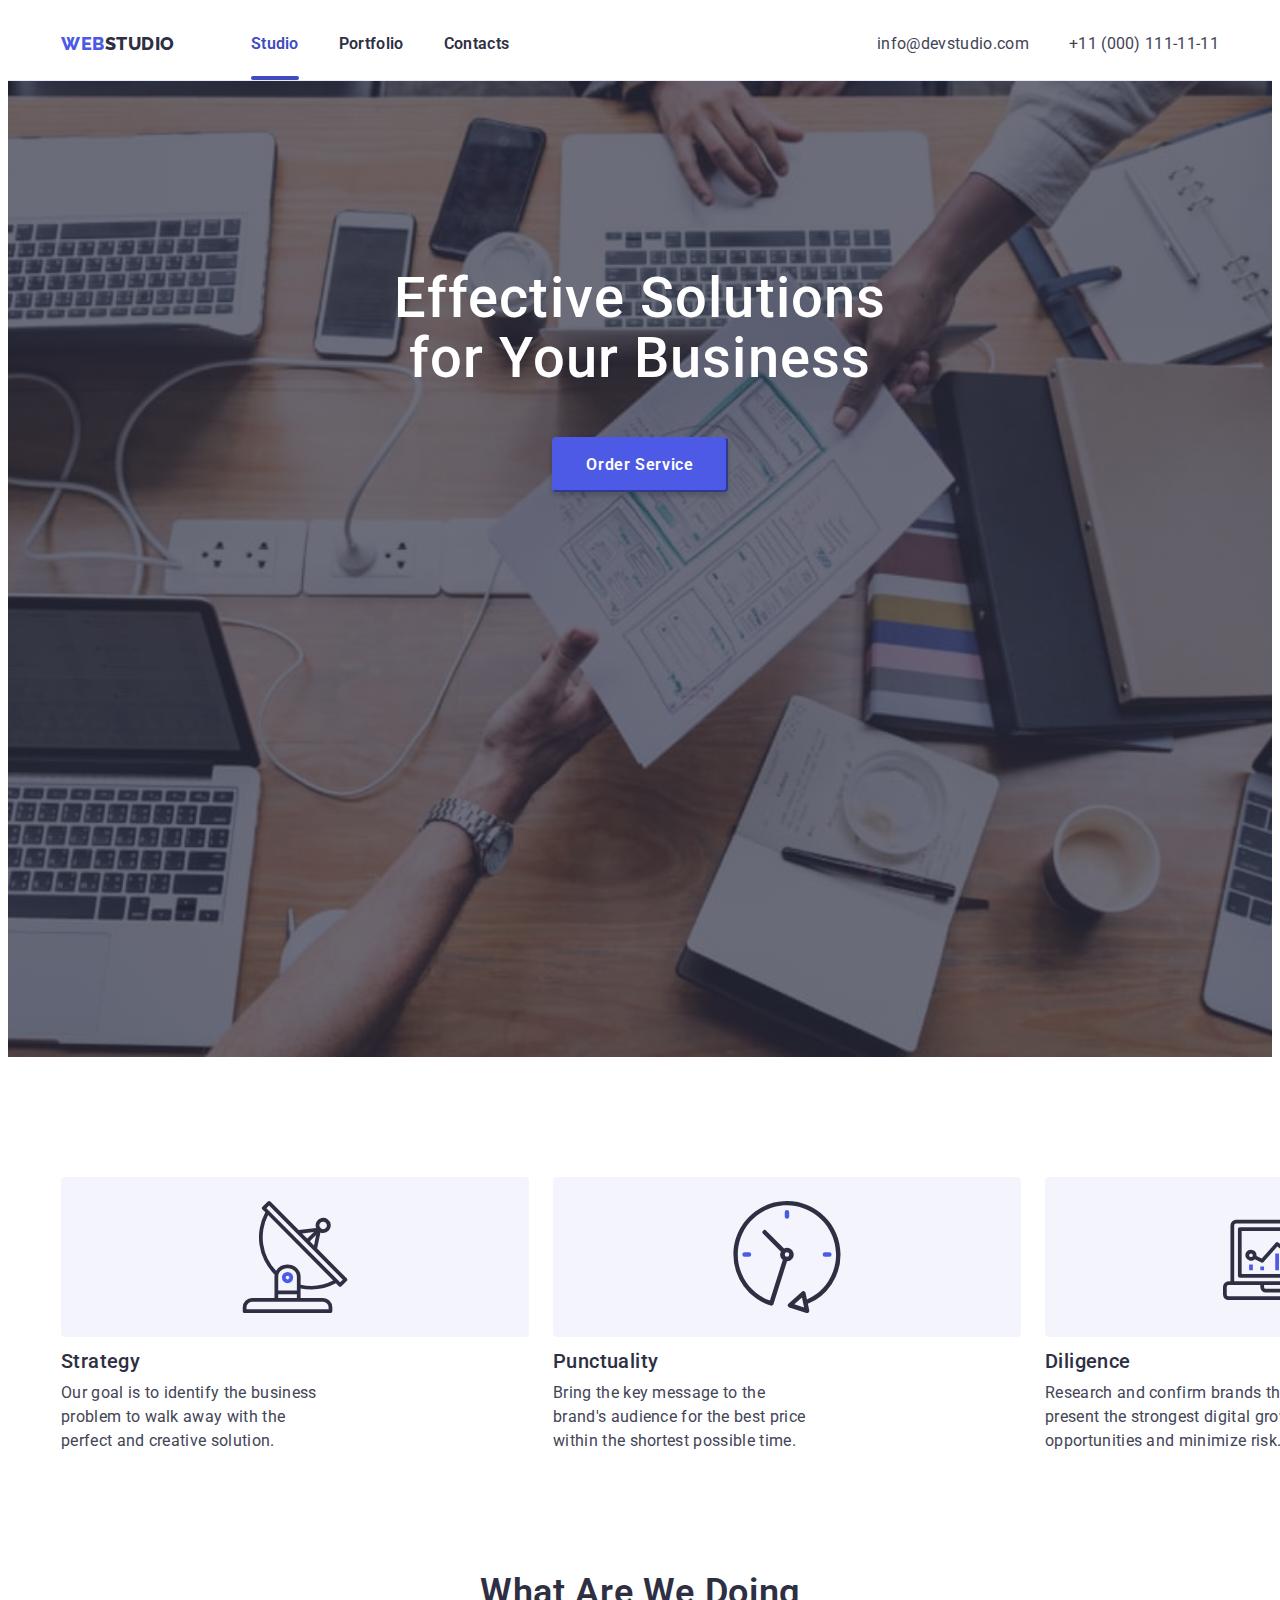
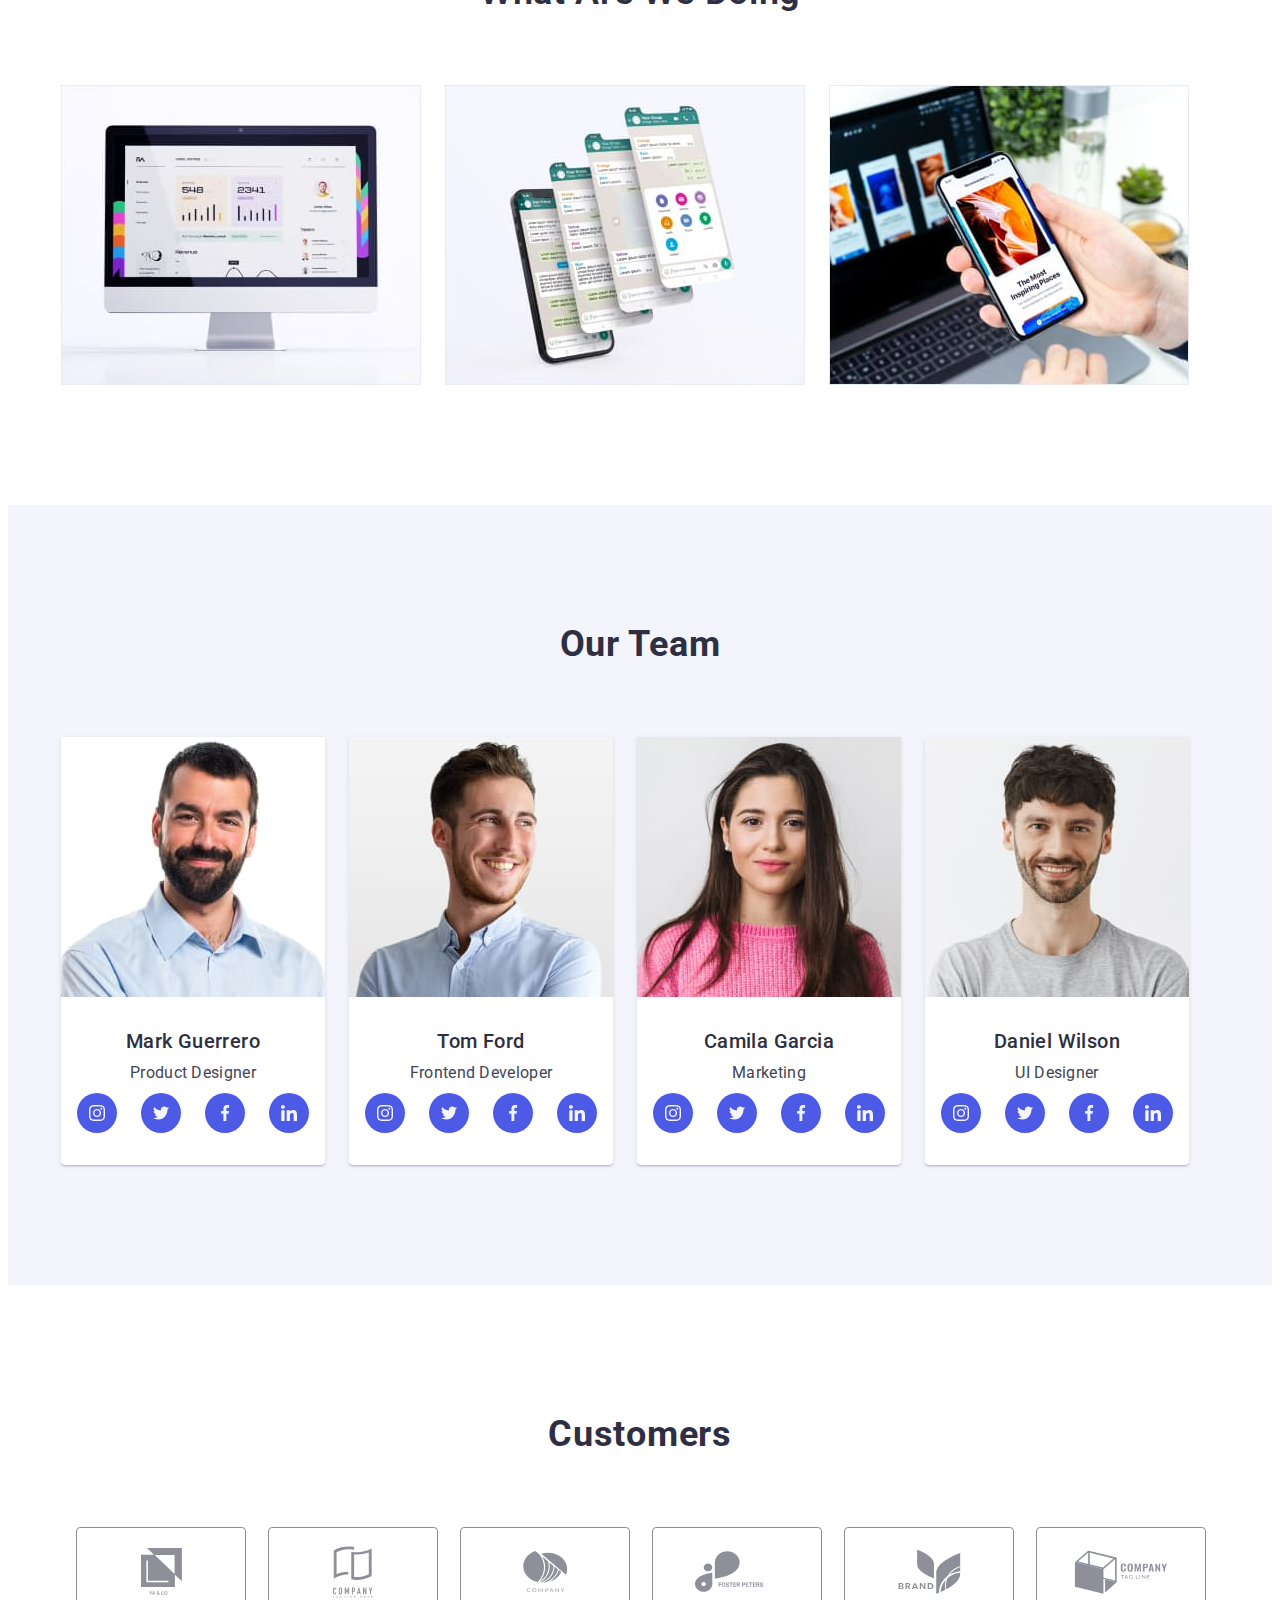
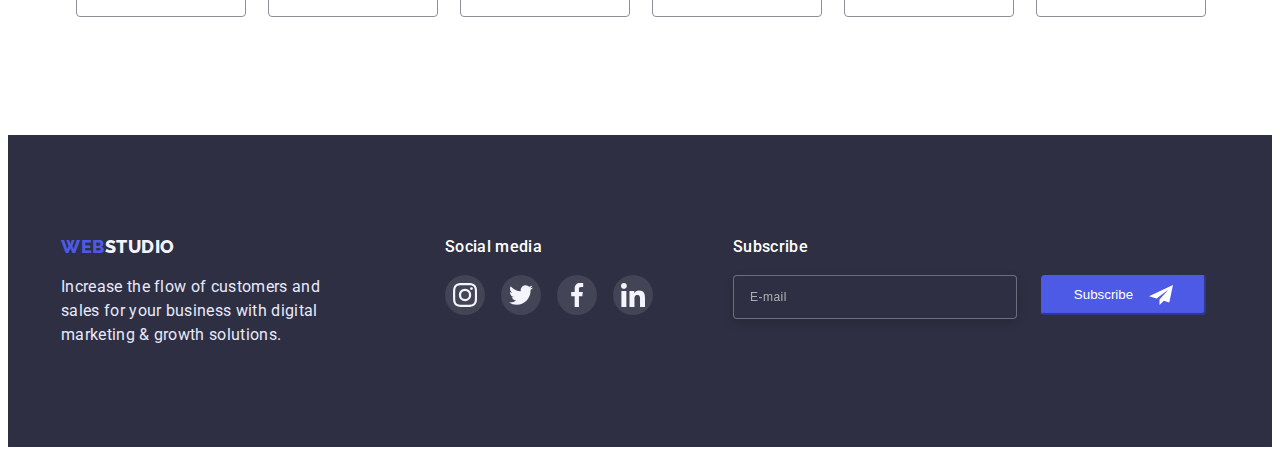
<file: index.html>
<!DOCTYPE html>
<html lang="en">
  <head>
    <meta charset="UTF-8" />
    <meta http-equiv="X-UA-Compatible" content="IE=edge" />
    <meta name="viewport" content="width=device-width, initial-scale=1.0" />
    <title>Main Page</title>
    <link rel="preconnect" href="https://fonts.googleapis.com" />
    <link rel="preconnect" href="https://fonts.gstatic.com" crossorigin />
    <link
      href="https://fonts.googleapis.com/css2?family=Raleway:wght@800&family=Roboto:wght@400;500;700;900&display=swap"
      rel="stylesheet"
    />
    <link
      rel="stylesheet"
      href="https://cdnjs.cloudflare.com/ajax/libs/modern-normalize/1.1.0/modern-normalize.min.css"
      integrity="sha512-wpPYUAdjBVSE4KJnH1VR1HeZfpl1ub8YT/NKx4PuQ5NmX2tKuGu6U/JRp5y+Y8XG2tV+wKQpNHVUX03MfMFn9Q=="
      crossorigin="anonymous"
      referrerpolicy="no-referrer"
    />
    <link rel="stylesheet" href="./css/styles.css" />
  </head>
  <body class="page-body">
    <header class="page-header">
      <div class="container header-box">
        <nav class="nav-list">
          <a class="logo-link link" href="./index.html"
            >Web<span class="studio-logo">Studio</span>
          </a>
          <ul class="header-list list">
            <li class="item"><a class="header-link link current" href="./index.html">Studio</a></li>
            <li class="item"><a class="header-link link" href="./portfolio.html">Portfolio</a></li>
            <li class="item"><a class="header-link link" href="">Contacts</a></li>
          </ul>
        </nav>
        <ul class="header-list list">
          <li class="item">
            <a class="header-link-adress link" href="mailto:info@devstudio.com"
              >info@devstudio.com</a
            >
          </li>
          <li class="item">
            <a class="header-link-adress link" href="tel:110001111111">+11 (000) 111-11-11</a>
          </li>
        </ul>
      </div>
    </header>
    <main class="main-index">
      <section class="hero">
        <div class="hero-container container">
          <h1 class="hero-title">
            Effective Solutions <br />
            for Your Business
          </h1>
          <button class="hero-btn" type="button" data-modal-open>Order Service</button>
        </div>
      </section>
      <section class="values">
        <div class="values-container container">
          <h2 class="visually-hidden">values</h2>
          <ul class="values-list list">
            <li>
              <svg class="values-svg">
                <use class="values-svg-icon" href="./images/symbol-defs.svg#icon-antenna"></use>
              </svg>
              <h3 class="valyes-paragraf">Strategy</h3>
              <p class="values-text">
                Our goal is to identify the business problem to walk away with the perfect and
                creative solution.
              </p>
            </li>
            <li>
              <svg class="values-svg">
                <use class="values-svg-icon" href="./images/symbol-defs.svg#icon-clock"></use>
              </svg>
              <h3 class="valyes-paragraf">Punctuality</h3>
              <p class="values-text">
                Bring the key message to the brand's audience for the best price within the shortest
                possible time.
              </p>
            </li>
            <li>
              <svg class="values-svg">
                <use class="values-svg-icon" href="./images/symbol-defs.svg#icon-diagram"></use>
              </svg>
              <h3 class="valyes-paragraf">Diligence</h3>
              <p class="values-text">
                Research and confirm brands that present the strongest digital growth opportunities
                and minimize risk.
              </p>
            </li>
            <li>
              <svg class="values-svg">
                <use class="values-svg-icon" href="./images/symbol-defs.svg#icon-astronaut"></use>
              </svg>
              <h3 class="valyes-paragraf">Technologies</h3>
              <p class="values-text">
                Design practice focused on digital experiences. We bring forth a deep passion for
                problem-solving.
              </p>
            </li>
          </ul>
        </div>
      </section>
      <section class="work">
        <div class="container">
          <h2 class="work-title">What are we doing</h2>
          <ul class="work-list list">
            <li><img src="./images/img1.jpg" alt="monitor" width="360" height="300" /></li>
            <li><img src="./images/img2.jpg" alt="smartphone menu" width="360" height="300" /></li>
            <li><img src="./images/img3.jpg" alt="smartphone" width="360" height="300" /></li>
          </ul>
        </div>
      </section>
      <section class="team">
        <div class="container">
          <h2 class="team-title">Our Team</h2>
          <ul class="tem-list list">
            <li class="list-item">
              <img src="./images/foto1.jpg" alt="Mark Guerrero" width="264" height="260" />
              <div class="team-box">
                <h3 class="team-paragraf">Mark Guerrero</h3>
                <p class="team-text">Product Designer</p>
                <ul class="team-list-link list">
                  <li class="list-item-svg">
                    <a class="list-link-svg" href="">
                      <svg class="team-svg" width="16" height="16">
                        <use
                          class="team-svg-icon"
                          href="./images/symbol-defs.svg#icon-instagram"
                        ></use>
                      </svg>
                    </a>
                  </li>
                  <li class="list-item-svg">
                    <a class="list-link-svg" href="">
                      <svg class="team-svg" width="16" height="16">
                        <use
                          class="team-svg-icon"
                          href="./images/symbol-defs.svg#icon-twitter"
                        ></use>
                      </svg>
                    </a>
                  </li>
                  <li class="list-item-svg">
                    <a class="list-link-svg" href="">
                      <svg class="team-svg" width="16" height="16">
                        <use
                          class="team-svg-icon"
                          href="./images/symbol-defs.svg#icon-facebook"
                        ></use>
                      </svg>
                    </a>
                  </li>
                  <li class="list-item-svg">
                    <a class="list-link-svg" href="">
                      <svg class="team-svg" width="16" height="16">
                        <use
                          class="team-svg-icon"
                          href="./images/symbol-defs.svg#icon-linkedin"
                        ></use>
                      </svg>
                    </a>
                  </li>
                </ul>
              </div>
            </li>
            <li class="list-item">
              <img src="./images/foto2.jpg" alt="Tom Ford" width="264" height="260" />
              <div class="team-box">
                <h3 class="team-paragraf">Tom Ford</h3>
                <p class="team-text">Frontend Developer</p>
                <ul class="team-list-link list">
                  <li class="list-item-svg">
                    <a class="list-link-svg" href="">
                      <svg class="team-svg" width="16" height="16">
                        <use
                          class="team-svg-icon"
                          href="./images/symbol-defs.svg#icon-instagram"
                        ></use>
                      </svg>
                    </a>
                  </li>
                  <li class="list-item-svg">
                    <a class="list-link-svg" href="">
                      <svg class="team-svg" width="16" height="16">
                        <use
                          class="team-svg-icon"
                          href="./images/symbol-defs.svg#icon-twitter"
                        ></use>
                      </svg>
                    </a>
                  </li>
                  <li class="list-item-svg">
                    <a class="list-link-svg" href="">
                      <svg class="team-svg" width="16" height="16">
                        <use
                          class="team-svg-icon"
                          href="./images/symbol-defs.svg#icon-facebook"
                        ></use>
                      </svg>
                    </a>
                  </li>
                  <li class="list-item-svg">
                    <a class="list-link-svg" href="">
                      <svg class="team-svg" width="16" height="16">
                        <use
                          class="team-svg-icon"
                          href="./images/symbol-defs.svg#icon-linkedin"
                        ></use>
                      </svg>
                    </a>
                  </li>
                </ul>
              </div>
            </li>
            <li class="list-item">
              <img src="./images/foto3.jpg" alt="Camila Garcia" width="264" height="260" />
              <div class="team-box">
                <h3 class="team-paragraf">Camila Garcia</h3>
                <p class="team-text">Marketing</p>
                <ul class="team-list-link list">
                  <li class="list-item-svg">
                    <a class="list-link-svg" href="">
                      <svg class="team-svg" width="16" height="16">
                        <use
                          class="team-svg-icon"
                          href="./images/symbol-defs.svg#icon-instagram"
                        ></use>
                      </svg>
                    </a>
                  </li>
                  <li class="list-item-svg">
                    <a class="list-link-svg" href="">
                      <svg class="team-svg" width="16" height="16">
                        <use
                          class="team-svg-icon"
                          href="./images/symbol-defs.svg#icon-twitter"
                        ></use>
                      </svg>
                    </a>
                  </li>
                  <li class="list-item-svg">
                    <a class="list-link-svg" href="">
                      <svg class="team-svg" width="16" height="16">
                        <use
                          class="team-svg-icon"
                          href="./images/symbol-defs.svg#icon-facebook"
                        ></use>
                      </svg>
                    </a>
                  </li>
                  <li class="list-item-svg">
                    <a class="list-link-svg" href="">
                      <svg class="team-svg" width="16" height="16">
                        <use
                          class="team-svg-icon"
                          href="./images/symbol-defs.svg#icon-linkedin"
                        ></use>
                      </svg>
                    </a>
                  </li>
                </ul>
              </div>
            </li>
            <li class="list-item">
              <img src="./images/foto4.jpg" alt="Daniel Wilson" width="264" height="260" />
              <div class="team-box">
                <h3 class="team-paragraf">Daniel Wilson</h3>
                <p class="team-text">UI Designer</p>
                <ul class="team-list-link list">
                  <li class="list-item-svg">
                    <a class="list-link-svg" href="">
                      <svg class="team-svg" width="16" height="16">
                        <use
                          class="team-svg-icon"
                          href="./images/symbol-defs.svg#icon-instagram"
                        ></use>
                      </svg>
                    </a>
                  </li>
                  <li class="list-item-svg">
                    <a class="list-link-svg" href="">
                      <svg class="team-svg" width="16" height="16">
                        <use
                          class="team-svg-icon"
                          href="./images/symbol-defs.svg#icon-twitter"
                        ></use>
                      </svg>
                    </a>
                  </li>
                  <li class="list-item-svg">
                    <a class="list-link-svg" href="">
                      <svg class="team-svg" width="16" height="16">
                        <use
                          class="team-svg-icon"
                          href="./images/symbol-defs.svg#icon-facebook"
                        ></use>
                      </svg>
                    </a>
                  </li>
                  <li class="list-item-svg">
                    <a class="list-link-svg" href="">
                      <svg class="team-svg" width="16" height="16">
                        <use
                          class="team-svg-icon"
                          href="./images/symbol-defs.svg#icon-linkedin"
                        ></use>
                      </svg>
                    </a>
                  </li>
                </ul>
              </div>
            </li>
          </ul>
        </div>
      </section>
      <section class="customers">
        <div class="container">
          <h2 class="customers-title">Customers</h2>
          <ul class="customers-list list">
            <li class="customers-item">
              <a class="customers-link" href="">
                <svg class="cust-svg" width="41" height="47">
                  <use class="cust-icon" href="./images/symbol-defs.svg#icon-yaco"></use>
                </svg>
              </a>
            </li>
            <li class="customers-item">
              <a class="customers-link" href="">
                <svg class="cust-svg" width="40" height="52">
                  <use class="cust-icon" href="./images/symbol-defs.svg#icon-company-3"></use>
                </svg>
              </a>
            </li>
            <li class="customers-item">
              <a class="customers-link" href="">
                <svg class="cust-svg" width="44" height="41">
                  <use class="cust-icon" href="./images/symbol-defs.svg#icon-company-2"></use>
                </svg>
              </a>
            </li>
            <li class="customers-item">
              <a class="customers-link" href="">
                <svg class="cust-svg" width="84" height="41">
                  <use class="cust-icon" href="./images/symbol-defs.svg#icon-foster-peters"></use>
                </svg>
              </a>
            </li>
            <li class="customers-item">
              <a class="customers-link" href="">
                <svg class="cust-svg" width="63" height="45">
                  <use class="cust-icon" href="./images/symbol-defs.svg#icon-brand"></use>
                </svg>
              </a>
            </li>
            <li class="customers-item">
              <a class="customers-link" href="">
                <svg class="cust-svg" width="94" height="44">
                  <use class="cust-icon" href="./images/symbol-defs.svg#icon-company"></use>
                </svg>
              </a>
            </li>
          </ul>
        </div>
      </section>
    </main>
    <footer class="page-footer">
      <div class="container container-footer">
        <div class="footer-item">
          <a class="link link-footer" href="./index.html"
            >Web<span class="studio-logo-fot">Studio</span></a
          >
          <p class="footer-text">
            Increase the flow of customers and sales for your business with digital marketing &
            growth solutions.
          </p>
        </div>

        <div class="soc-box-footer">
          <h2 class="soc-text">Social media</h2>
          <ul class="team-list-link-footer list">
            <li class="list-item-svg-footer">
              <a class="list-link-svg-footer" href="">
                <svg class="team-svg-footer" width="24" height="24">
                  <use
                    class="team-svg-icon-footer"
                    href="./images/symbol-defs.svg#icon-instagram"
                  ></use>
                </svg>
              </a>
            </li>
            <li class="list-item-svg-footer">
              <a class="list-link-svg-footer" href="">
                <svg class="team-svg-footer" width="24" height="24">
                  <use
                    class="team-svg-icon-footer"
                    href="./images/symbol-defs.svg#icon-twitter"
                  ></use>
                </svg>
              </a>
            </li>
            <li class="list-item-svg-footer">
              <a class="list-link-svg-footer" href="">
                <svg class="team-svg-footer" width="24" height="24">
                  <use
                    class="team-svg-icon-footer"
                    href="./images/symbol-defs.svg#icon-facebook"
                  ></use>
                </svg>
              </a>
            </li>
            <li class="list-item-svg-footer">
              <a class="list-link-svg-footer" href="">
                <svg class="team-svg-footer" width="24" height="24">
                  <use
                    class="team-svg-icon-footer"
                    href="./images/symbol-defs.svg#icon-linkedin"
                  ></use>
                </svg>
              </a>
            </li>
          </ul>
        </div>
        <div class="sub-container">
          <form class="sub-form">
            <label for="subscribe" class="sub-text">Subscribe</label>
            <div class="sub-container-btn">
              <input
                type="email"
                class="sub-input"
                name="user-email"
                placeholder="E-mail"
                id="subscribe"
                required
              />
              <button class="sub-button" type="submit">
                Subscribe
                <svg class="sub-svg" width="24" height="24">
                  <use class="sub-use" href="./images/symbol-defs.svg#icon-frame"></use>
                </svg>
              </button>
            </div>
          </form>
        </div>
      </div>
    </footer>
    <div class="backdrop is-hidden" data-modal>
      <div class="modal">
        <button type="button" class="modal-close" data-modal-close>
          <svg class="modal-svg" width="8" height="8">
            <use class="modal-use" href="./images/symbol-defs.svg#icon-close"></use>
          </svg>
        </button>
        <p class="modal-title">Leave your contacts and we will call you back</p>
        <form class="modal-form">
          <div class="modal-field">
            <label for="user-name" class="input-text">Name</label>
            <div class="input-wrap">
              <input type="text" class="modal-input" name="user-name" required id="user-name" />
              <svg class="input-icon" width="18" height="18">
                <use href="./images/symbol-defs.svg#icon-person"></use>
              </svg>
            </div>
          </div>
          <div class="modal-field">
            <label for="user-tel" class="input-item">Phone</label>
            <div class="input-wrap">
              <input type="tel" class="modal-input" name="user-tel" required id="user-tel" />
              <svg class="input-icon" width="18" height="24">
                <use href="./images/symbol-defs.svg#icon-phone"></use>
              </svg>
            </div>
          </div>
          <div class="modal-field">
            <label for="user-email" class="input-item">Email</label>
            <div class="input-wrap">
              <input type="email" class="modal-input" name="user-email" id="user-email" />
              <svg class="input-icon" width="18" height="24">
                <use href="./images/symbol-defs.svg#icon-email"></use>
              </svg>
            </div>
          </div>
          <div class="modal-field">
            <label for="user-text" class="input-item">Comment</label>
            <textarea
              class="modal-comet"
              placeholder="Text input"
              name="user-text"
              id="user-text"
            ></textarea>
          </div>
          <div class="modal-field">
            <input
              type="checkbox"
              class="accept-input visually-hidden"
              name="accept"
              id="accept"
              value="accept"
              required
            />
            <label class="accept-text" for="accept">
              <span class="accept-text-span">
                <svg class="check-icon" width="10" height="8">
                  <use href="./images/symbol-defs.svg#icon-chek"></use>
                </svg>
              </span>
              I accept the terms and conditions of the
              <a class="accept-link" href="">Privacy Policy</a>
            </label>
          </div>
          <div class="container-modal-btn">
            <button class="modal-button" type="submit">Send</button>
          </div>
        </form>
      </div>
    </div>
    <script src="./js/modal.js"></script>
  </body>
</html>
</file>
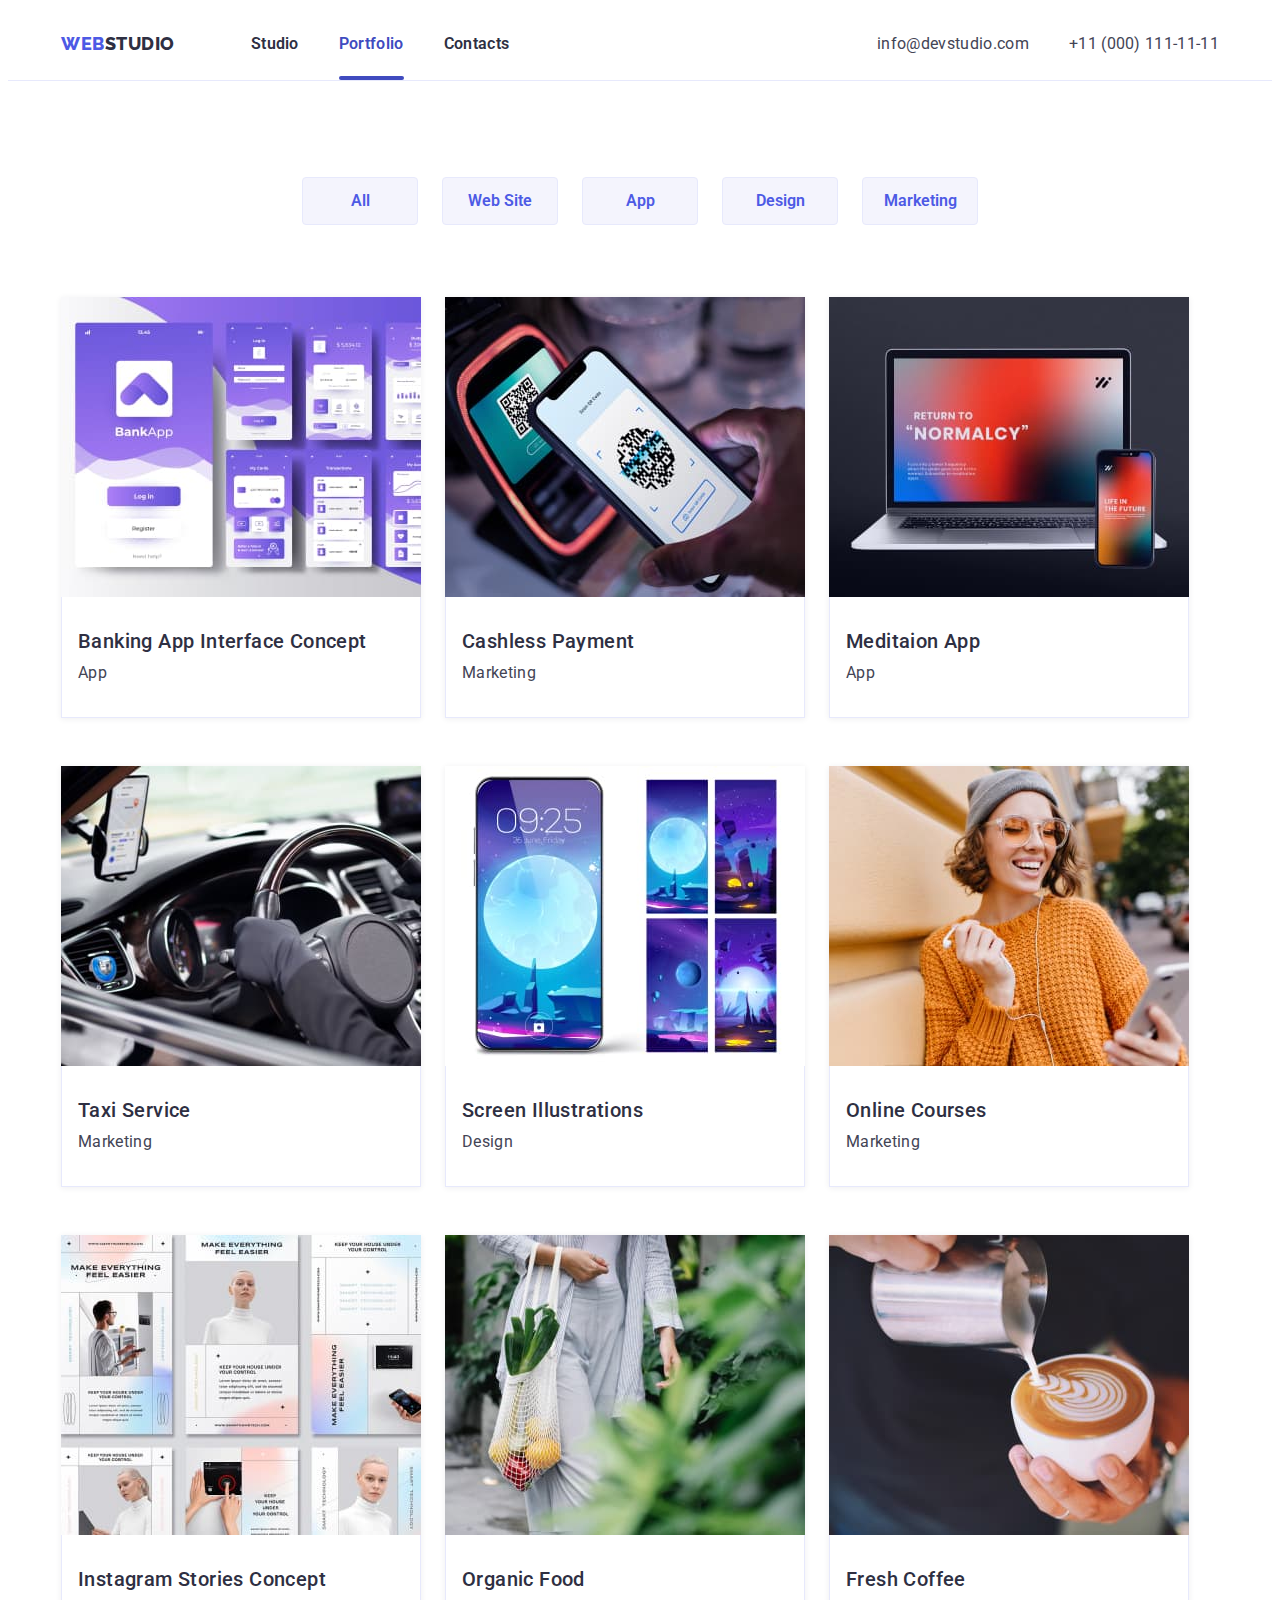
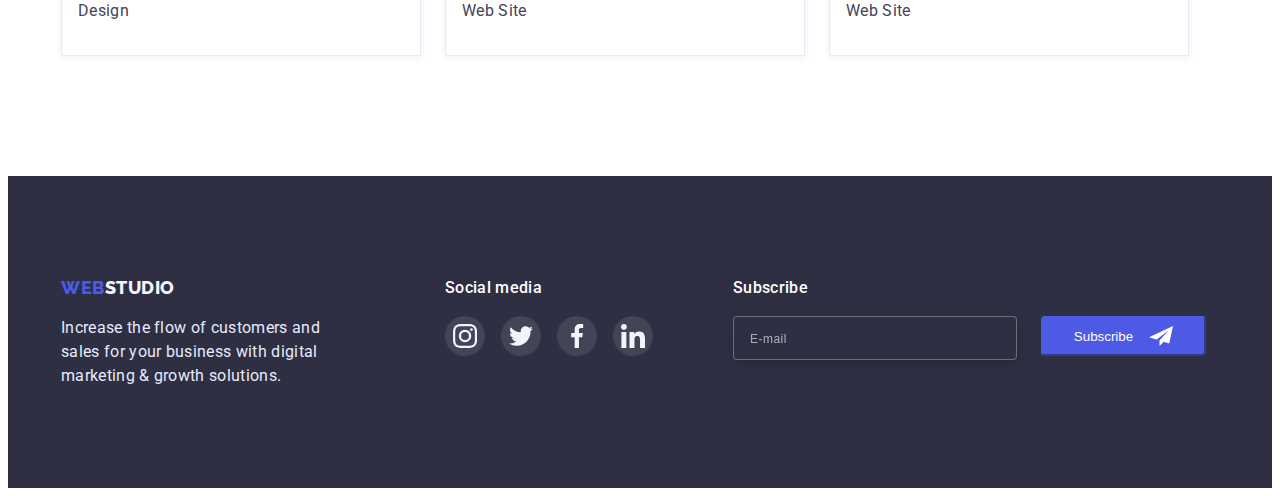
<file: portfolio.html>
<!DOCTYPE html>
<html lang="en">
  <head>
    <meta charset="UTF-8" />
    <meta http-equiv="X-UA-Compatible" content="IE=edge" />
    <meta name="viewport" content="width=device-width, initial-scale=1.0" />
    <title>Portfolio</title>
    <link rel="preconnect" href="https://fonts.googleapis.com" />
    <link rel="preconnect" href="https://fonts.gstatic.com" crossorigin />
    <link
      href="https://fonts.googleapis.com/css2?family=Raleway:wght@800&family=Roboto:wght@400;500;700;900&display=swap"
      rel="stylesheet"
    />
    <link
      rel="stylesheet"
      href="https://cdnjs.cloudflare.com/ajax/libs/modern-normalize/1.1.0/modern-normalize.min.css"
      integrity="sha512-wpPYUAdjBVSE4KJnH1VR1HeZfpl1ub8YT/NKx4PuQ5NmX2tKuGu6U/JRp5y+Y8XG2tV+wKQpNHVUX03MfMFn9Q=="
      crossorigin="anonymous"
      referrerpolicy="no-referrer"
    />
    <link rel="stylesheet" href="./css/styles.css" />
  </head>
  <body class="page-body">
    <header class="page-header">
      <div class="container header-box">
        <nav class="nav-list">
          <a class="logo-link link" href="./index.html"
            >Web<span class="studio-logo">Studio</span>
          </a>
          <ul class="header-list list">
            <li class="item"><a class="header-link link" href="./index.html">Studio</a></li>
            <li class="item">
              <a class="header-link link current" href="./portfolio.html">Portfolio</a>
            </li>
            <li class="item"><a class="header-link link" href="">Contacts</a></li>
          </ul>
        </nav>
        <ul class="header-list list">
          <li class="item">
            <a class="header-link-adress link" href="mailto:info@devstudio.com"
              >info@devstudio.com</a
            >
          </li>
          <li class="item">
            <a class="header-link-adress link" href="tel:110001111111">+11 (000) 111-11-11</a>
          </li>
        </ul>
      </div>
    </header>
    <main class="main-portfolio">
      <section class="portfolio">
        <div class="container">
          <h1 class="visually-hidden">Our Portfolio</h1>
          <ul class="portfolio-list pl-btn list">
            <li class="item-btn"><button class="portfolio-btn" type="button">All</button></li>
            <li class="item-btn"><button class="portfolio-btn" type="button">Web Site</button></li>
            <li class="item-btn"><button class="portfolio-btn" type="button">App</button></li>
            <li class="item-btn"><button class="portfolio-btn" type="button">Design</button></li>
            <li class="item-btn"><button class="portfolio-btn" type="button">Marketing</button></li>
          </ul>
          <ul class="portfolio-list pl-card list">
            <li class="item-card">
              <div class="img-overlay">
                <img
                  class="img-item"
                  src="./images/portfolio1.jpg"
                  alt=""
                  width="360"
                  height="300"
                />
                <p class="animation-card-text">
                  14 Stylish and User-Friendly App Design Concepts · Task Manager App · Calorie
                  Tracker App · Exotic Fruit Ecommerce App · Cloud Storage App
                </p>
              </div>
              <div class="card-text">
                <h2 class="portfolio-pgf">Banking App Interface Concept</h2>
                <p class="portfolio-text">App</p>
              </div>
            </li>
            <li class="item-card">
              <div class="img-overlay">
                <img
                  class="img-item"
                  src="./images/portfolio2.jpg"
                  alt=""
                  width="360"
                  height="300"
                />
                <p class="animation-card-text">
                  14 Stylish and User-Friendly App Design Concepts · Task Manager App · Calorie
                  Tracker App · Exotic Fruit Ecommerce App · Cloud Storage App
                </p>
              </div>
              <div class="card-text">
                <h2 class="portfolio-pgf">Cashless Payment</h2>
                <p class="portfolio-text">Marketing</p>
              </div>
            </li>
            <li class="item-card">
              <div class="img-overlay">
                <img
                  class="img-item"
                  src="./images/portfolio3.jpg"
                  alt=""
                  width="360"
                  height="300"
                />
                <p class="animation-card-text">
                  14 Stylish and User-Friendly App Design Concepts · Task Manager App · Calorie
                  Tracker App · Exotic Fruit Ecommerce App · Cloud Storage App
                </p>
              </div>
              <div class="card-text">
                <h2 class="portfolio-pgf">Meditaion App</h2>
                <p class="portfolio-text">App</p>
              </div>
            </li>
            <li class="item-card">
              <div class="img-overlay">
                <img
                  class="img-item"
                  src="./images/portfolio4.jpg"
                  alt=""
                  width="360"
                  height="300"
                />
                <p class="animation-card-text">
                  14 Stylish and User-Friendly App Design Concepts · Task Manager App · Calorie
                  Tracker App · Exotic Fruit Ecommerce App · Cloud Storage App
                </p>
              </div>
              <div class="card-text">
                <h2 class="portfolio-pgf">Taxi Service</h2>
                <p class="portfolio-text">Marketing</p>
              </div>
            </li>
            <li class="item-card">
              <div class="img-overlay">
                <img
                  class="img-item"
                  src="./images/portfolio5.jpg"
                  alt=""
                  width="360"
                  height="300"
                />
                <p class="animation-card-text">
                  14 Stylish and User-Friendly App Design Concepts · Task Manager App · Calorie
                  Tracker App · Exotic Fruit Ecommerce App · Cloud Storage App
                </p>
              </div>
              <div class="card-text">
                <h2 class="portfolio-pgf">Screen Illustrations</h2>
                <p class="portfolio-text">Design</p>
              </div>
            </li>
            <li class="item-card">
              <div class="img-overlay">
                <img
                  class="img-item"
                  src="./images/portfolio6.jpg"
                  alt=""
                  width="360"
                  height="300"
                />
                <p class="animation-card-text">
                  14 Stylish and User-Friendly App Design Concepts · Task Manager App · Calorie
                  Tracker App · Exotic Fruit Ecommerce App · Cloud Storage App
                </p>
              </div>
              <div class="card-text">
                <h2 class="portfolio-pgf">Online Courses</h2>
                <p class="portfolio-text">Marketing</p>
              </div>
            </li>
            <li class="item-card">
              <div class="img-overlay">
                <img
                  class="img-item"
                  src="./images/portfolio7.jpg"
                  alt=""
                  width="360"
                  height="300"
                />
                <p class="animation-card-text">
                  14 Stylish and User-Friendly App Design Concepts · Task Manager App · Calorie
                  Tracker App · Exotic Fruit Ecommerce App · Cloud Storage App
                </p>
              </div>
              <div class="card-text">
                <h2 class="portfolio-pgf">Instagram Stories Concept</h2>
                <p class="portfolio-text">Design</p>
              </div>
            </li>
            <li class="item-card">
              <div class="img-overlay">
                <img
                  class="img-item"
                  src="./images/portfolio8.jpg"
                  alt=""
                  width="360"
                  height="300"
                />
                <p class="animation-card-text">
                  14 Stylish and User-Friendly App Design Concepts · Task Manager App · Calorie
                  Tracker App · Exotic Fruit Ecommerce App · Cloud Storage App
                </p>
              </div>
              <div class="card-text">
                <h2 class="portfolio-pgf">Organic Food</h2>
                <p class="portfolio-text">Web Site</p>
              </div>
            </li>
            <li class="item-card">
              <div class="img-overlay">
                <img
                  class="img-item"
                  src="./images/portfolio9.jpg"
                  alt=""
                  width="360"
                  height="300"
                />
                <p class="animation-card-text">
                  14 Stylish and User-Friendly App Design Concepts · Task Manager App · Calorie
                  Tracker App · Exotic Fruit Ecommerce App · Cloud Storage App
                </p>
              </div>
              <div class="card-text">
                <h2 class="portfolio-pgf">Fresh Coffee</h2>
                <p class="portfolio-text">Web Site</p>
              </div>
            </li>
          </ul>
        </div>
      </section>
    </main>
    <footer class="page-footer">
      <div class="container container-footer">
        <div class="footer-item">
          <a class="link link-footer" href="./index.html"
            >Web<span class="studio-logo-fot">Studio</span></a
          >
          <p class="footer-text">
            Increase the flow of customers and sales for your business with digital marketing &
            growth solutions.
          </p>
        </div>

        <div class="soc-box-footer">
          <h2 class="soc-text">Social media</h2>
          <ul class="team-list-link-footer list">
            <li class="list-item-svg-footer">
              <a class="list-link-svg-footer" href="">
                <svg class="team-svg-footer" width="24" height="24">
                  <use
                    class="team-svg-icon-footer"
                    href="./images/symbol-defs.svg#icon-instagram"
                  ></use>
                </svg>
              </a>
            </li>
            <li class="list-item-svg-footer">
              <a class="list-link-svg-footer" href="">
                <svg class="team-svg-footer" width="24" height="24">
                  <use
                    class="team-svg-icon-footer"
                    href="./images/symbol-defs.svg#icon-twitter"
                  ></use>
                </svg>
              </a>
            </li>
            <li class="list-item-svg-footer">
              <a class="list-link-svg-footer" href="">
                <svg class="team-svg-footer" width="24" height="24">
                  <use
                    class="team-svg-icon-footer"
                    href="./images/symbol-defs.svg#icon-facebook"
                  ></use>
                </svg>
              </a>
            </li>
            <li class="list-item-svg-footer">
              <a class="list-link-svg-footer" href="">
                <svg class="team-svg-footer" width="24" height="24">
                  <use
                    class="team-svg-icon-footer"
                    href="./images/symbol-defs.svg#icon-linkedin"
                  ></use>
                </svg>
              </a>
            </li>
          </ul>
        </div>
        <div class="sub-container">
          <form class="sub-form">
            <label for="subscribe" class="sub-text">Subscribe</label>
            <div class="sub-container-btn">
              <input
                type="email"
                class="sub-input"
                name="user-email"
                placeholder="E-mail"
                id="subscribe"
                required
              />
              <button class="sub-button" type="submit">
                Subscribe
                <svg class="sub-svg" width="24" height="24">
                  <use class="sub-use" href="./images/symbol-defs.svg#icon-frame"></use>
                </svg>
              </button>
            </div>
          </form>
        </div>
      </div>
    </footer>
  </body>
</html>
</file>
<file: css/styles.css>
:root {
  --main-light-color: #ffffff;
  --main-p-color: #434455;
  --main-text-color: #212121;
  --main-logo-color1: #2e2f42;
  --main-logo-color2: #4d5ae5;
  --main-hero-color: #2e2f42;
  --main-comand-bg-color: #f4f4fd;
  --main-button-color: #4d5ae5;
  --main-box-shadow-color: rgba(0, 0, 0, 0.15);
  /* --main-contact-color: rgba(255, 255, 255, 0.6); */
  --footer-text-color: #e7e9fc;
  --main-btn-color-2: #404bbf;
  --main-border-header: #e7e9fc;
  --main-item-color: #8e8f99;
  --timing-function: cubic-bezier(0.4, 0, 0.2, 1);
}

p,
h1,
h2,
h3,
h4,
h5,
h6 {
  margin: 0;
}

ul,
ol {
  margin: 0;
  padding: 0;
  letter-spacing: none;
}

img {
  display: block;
  max-width: 100%;
  height: auto;
}

button {
  cursor: pointer;
}

.list {
  list-style: none;
}

.link {
  text-decoration: none;
  transition: color 250ms var(--timing-function);
}
.link:hover,
.link:focus {
  color: var(--main-btn-color-2);
}

/* body */
.page-body {
  font-family: 'Roboto', sans-serif;
  color: var(--main-p-color);
  background-color: var(--main-light-color);
}
/* header */
.container {
  width: 1158px;
  padding-left: 15px;
  padding-right: 15px;
  margin: 0 auto;
}

.header-box {
  display: flex;
  align-items: center;
  margin-left: auto;
  justify-content: space-between;
}

.logo-link {
  font-family: 'Raleway', sans-serif;
  font-weight: 800;
  font-size: 18px;
  line-height: 1.33;
  display: flex;
  letter-spacing: 0.03em;
  text-transform: uppercase;
  color: var(--main-logo-color2);
  margin-right: 76px;
}

.studio-logo {
  color: var(--main-logo-color1);
}
.studio-logo-fot {
  color: var(--main-comand-bg-color);
}
.page-header {
  border-bottom: 1px solid var(--main-border-header);
}
.nav-list {
  display: flex;
  align-items: center;
}
.logo-link {
  padding-top: 24px;
  padding-bottom: 24px;
}
.header-list {
  display: flex;
  justify-content: space-between;
}

.item:not(:last-child) {
  margin-right: 40px;
}
.header-link {
  font-weight: 600;
  font-size: 16px;
  line-height: 1.5;
  letter-spacing: 0.02em;
  color: var(--main-logo-color1);
  flex: none;
  order: 1;
  flex-grow: 0;
  display: block;
  padding-top: 24px;
  padding-bottom: 24px;
  position: relative;
}

.header-link.current {
  color: var(--main-btn-color-2);
}

.header-link.current::after {
  content: '';
  width: 100%;
  height: 4px;

  background-color: var(--main-btn-color-2);
  display: block;
  border-radius: 2px;
  position: absolute;
  left: 0;
  bottom: 0;
}

.header-link-adress {
  font-weight: 400;
  font-size: 16px;
  line-height: 1.5;
  letter-spacing: 0.02em;
  color: var(--main-p-color);
  display: block;
  padding-top: 24px;
  padding-bottom: 24px;
}

/* main */

.hero {
  padding-top: 188px;
  padding-bottom: 188px;
  max-width: 1440px;
  height: 600px;
  margin: 0 auto;
  background-image: linear-gradient(rgba(46, 47, 66, 0.7), rgba(46, 47, 66, 0.7)),
    url(../images/hero-image.jpg);
  background-repeat: no-repeat;
  background-size: cover;
  background-position: center;
}
.hero-title {
  font-weight: 500;
  font-size: 56px;
  line-height: 1.07;

  color: var(--main-light-color);

  margin-bottom: 48px;
  margin-left: auto;
  margin-right: auto;
  width: 494px;

  text-align: center;
  letter-spacing: 0.02em;
}

.hero-btn {
  font-family: inherit;
  background: var(--main-button-color);
  box-shadow: 0px 4px 4px rgba(0, 0, 0, 0.15);
  border-radius: 4px;

  font-weight: 600;
  font-size: 16px;
  line-height: 1.19;
  display: flex;
  align-items: center;

  letter-spacing: 0.04em;
  color: var(--main-light-color);
  flex: none;
  order: 0;
  flex-grow: 0;

  display: flex;
  flex-direction: row;
  align-items: flex-start;
  padding: 16px 32px;
  gap: 10px;
  margin: 0 auto;

  border-color: var(--main-button-color);

  box-shadow: 0px 4px 4px rgba(0, 0, 0, 0.15);
  transition: background-color 250ms var(--timing-function), color 250ms var(--timing-function),
    box-shadow 250ms var(--timing-function), border-color 250ms var(--timing-function);
}
.hero-btn:hover,
.hero-btn:focus {
  background-color: var(--main-btn-color-2);
  color: var(--main-light-color);
  cursor: pointer;
  border-color: var(--main-btn-color-2);
  box-shadow: 0px 1px 6px rgba(46, 47, 66, 0.08), 0px 1px 1px rgba(46, 47, 66, 0.16),
    0px 2px 1px rgba(46, 47, 66, 0.08);
}

.hero-btn:active {
  background-color: var(--main-btn-color-2);
  border-color: var(--main-btn-color-2);
  box-shadow: 0px 4px 4px rgba(0, 0, 0, 0.15);
}

.values {
  padding-top: 120px;
  padding-bottom: 120px;
}

.values-container {
  margin: 0 auto;
}

.visually-hidden {
  position: absolute;
  white-space: nowrap;
  width: 1px;
  height: 1px;
  overflow: hidden;
  border: 0;
  padding: 0;
  clip: rect(0 0 0 0);
  clip-path: inset(50%);
  margin: -1px;
}
.values-list {
  display: flex;
  gap: 24px;
}
.valyes-paragraf {
  font-weight: 500;
  font-size: 20px;
  line-height: 1.2;
  letter-spacing: 0.02em;
  color: var(--main-logo-color1);
  flex: none;
  order: 0;
  flex-grow: 0;
  margin-bottom: 8px;
  margin-top: 8px;
}
.values-text {
  font-weight: 400;
  font-size: 16px;
  line-height: 1.5;
  letter-spacing: 0.02em;
  color: var(--main-p-color);
  flex: none;
  order: 1;
  flex-grow: 0;
  width: 264px;
}

.values-svg {
  width: 264px;
  height: 112px;
  left: 0px;
  top: 0px;
  background: var(--main-comand-bg-color);
  border-radius: 4px;
  margin: 0 auto;
  padding: 24px 102px;
}

.work {
  padding-bottom: 120px;
}
.work-title {
  font-weight: 600;
  font-size: 36px;
  line-height: 1.11;
  text-align: center;
  letter-spacing: 0.02em;
  text-transform: capitalize;
  color: var(--main-logo-color1);
  margin-bottom: 72px;
}
.work-list {
  display: flex;
  gap: 24px;
}
.team {
  background: var(--main-comand-bg-color);
  padding-top: 120px;
  padding-bottom: 120px;
}

.list-item {
  background-color: var(--main-light-color);
  box-shadow: 0px 1px 6px rgba(46, 47, 66, 0.08), 0px 1px 1px rgba(46, 47, 66, 0.16),
    0px 2px 1px rgba(46, 47, 66, 0.08);
  border-radius: 0px 0px 4px 4px;
}
.team-title {
  font-weight: 700;
  font-size: 36px;
  line-height: 1.11;
  text-align: center;
  letter-spacing: 0.02em;
  text-transform: capitalize;
  color: var(--main-logo-color1);
  margin-bottom: 72px;
}
.tem-list {
  display: flex;
  gap: 24px;
}
.team-paragraf {
  font-weight: 500;
  font-size: 20px;
  line-height: 1.2;
  letter-spacing: 0.02em;
  text-transform: capitalize;
  color: var(--main-logo-color1);
  margin-bottom: 8px;
}
.team-text {
  font-weight: 400;
  font-size: 16px;
  line-height: 1.5;
  letter-spacing: 0.02em;
  color: var(--main-p-color);
  margin-bottom: 8px;
}

.team-box {
  text-align: center;
  margin-top: 32px;
  margin-bottom: 32px;
}

.team-list-link {
  display: flex;
  justify-content: center;
  gap: 24px;
}

.list-item-svg {
  height: 40px;
  width: 40px;
}

.list-link-svg {
  width: 100%;
  height: 100%;
  border-radius: 50%;
  background-color: var(--main-button-color);
  display: flex;
  align-items: center;
  justify-content: center;
  transition: background-color 250ms var(--timing-function);
}

.list-link-svg:hover,
.list-link-svg:focus {
  background-color: var(--main-btn-color-2);
}

.customers {
  padding-top: 130px;
  padding-bottom: 120px;
}
.customers-title {
  font-weight: 700;
  font-size: 36px;
  line-height: 1.11;
  text-align: center;
  letter-spacing: 0.02em;
  text-transform: capitalize;
  color: var(--main-logo-color1);
  margin-bottom: 72px;
}
.customers-list {
  display: flex;
  justify-content: center;
  gap: 24px;
}
.customers-item {
  width: 168px;
  height: 88px;
}

.customers-link {
  width: 100%;
  height: 100%;
  display: flex;
  align-items: center;
  justify-content: center;
  fill: var(--main-item-color);
  transition: fill 250ms var(--timing-function), border-color 250ms var(--timing-function);
  border: 1px solid #8e8f99;
  border-radius: 4px;
}

.customers-link:hover,
.customers-link:focus {
  fill: var(--main-logo-color2);
  border: 1px solid var(--main-logo-color2);
}

/* footer */

.container-footer {
  display: flex;
}
.page-footer {
  background: var(--main-hero-color);
  padding-top: 100px;
  padding-bottom: 100px;
}

.link-footer {
  margin-bottom: 16px;
  font-family: 'Raleway', sans-serif;
  font-weight: 800;
  font-size: 18px;
  line-height: 1.33;
  display: flex;
  letter-spacing: 0.03em;
  text-transform: uppercase;
  color: var(--main-logo-color2);
}
.footer-text {
  font-weight: 400;
  font-size: 16px;
  line-height: 1.5;
  letter-spacing: 0.02em;
  color: var(--footer-text-color);
  width: 264px;
}

.soc-box-footer {
  margin-left: 120px;
}

.soc-text {
  font-weight: 500;
  font-size: 16px;
  line-height: 1.5;
  letter-spacing: 0.02em;
  color: var(--main-light-color);
  display: block;
  margin-bottom: 16px;
}

.team-list-link-footer {
  display: flex;
  justify-content: center;
  gap: 16px;
}

.list-item-svg-footer {
  height: 40px;
  width: 40px;
}

.list-link-svg-footer {
  width: 100%;
  height: 100%;
  border-radius: 50%;
  background-color: rgba(255, 255, 255, 0.1);
  display: flex;
  align-items: center;
  justify-content: center;
  transition: background-color 250ms var(--timing-function);
}

.list-link-svg-footer:hover,
.list-link-svg-footer:focus {
  background-color: #31d0aa;
}

.sub-text {
  font-style: normal;
  font-weight: 500;
  font-size: 16px;
  line-height: 1.5;
  letter-spacing: 0.02em;
  color: #ffffff;
  
}

.sub-container {
  margin-left: 80px;
}

.sub-input {
  width: 264px;
  height: 40px;
  border: 1px solid rgba(255, 255, 255, 0.3);
  filter: drop-shadow(0px 4px 4px rgba(0, 0, 0, 0.15));
  border-radius: 4px;
  background-color: var(--main-hero-color);
  outline: none;
  padding-left: 16px;
  color: #ffffff;
}

.sub-input::placeholder {
  font-style: normal;
  font-weight: 400;
  font-size: 12px;
  line-height: 24px;
  display: flex;
  align-items: center;
  letter-spacing: 0.04em;
  color: rgba(255, 255, 255, 0.6);
}

.sub-button {
  width: 165px;
  height: 40px;
  background: var(--main-button-color);
  border-color: var(--main-button-color);
  border-radius: 4px;
  color: #ffffff;
  fill: #ffffff;
  margin-left: 24px;
  display: flex;
  flex-direction: row;
  justify-content: center;
  align-items: center;
  gap: 16px;
  transition: background-color 250ms var(--timing-function),
    border-color 250ms var(--timing-function);
}

.sub-button:hover,
.sub-button:focus {
  background-color: var(--main-btn-color-2);
  cursor: pointer;
  border-color: var(--main-btn-color-2);
}

.sub-container-btn {
  display: flex;
  margin-top: 16px;
}

/* portfolio */

.portfolio {
  padding-top: 96px;
  padding-bottom: 120px;
}

.pl-btn {
  display: flex;

  justify-content: center;
  gap: 24px;
  margin-bottom: 72px;
}

.pl-card {
  display: flex;
  column-gap: 24px;
  row-gap: 48px;
  flex-wrap: wrap;
}

.portfolio-btn {
  font-family: inherit;
  background: var(--main-comand-bg-color);
  border-color: var(--main-comand-bg-color);
  border: 1px solid var(--main-border-header);
  border-radius: 4px;
  flex: none;
  order: 1;
  flex-grow: 0;
  color: var(--main-logo-color2);
  font-weight: 600;
  font-size: 16px;
  line-height: 1.5;

  display: flex;
  flex-direction: row;
  justify-content: center;
  align-items: center;
  padding: 12px 24px;

  width: 116px;
  height: 48px;
  transition: background-color 250ms var(--timing-function), color 250ms var(--timing-function),
    box-shadow 250ms var(--timing-function), border-color 250ms var(--timing-function);
}

.portfolio-btn:hover,
.portfolio-btn:focus {
  background-color: var(--main-button-color);
  color: var(--main-light-color);
  cursor: pointer;
  box-shadow: 0px 3px 1px rgba(0, 0, 0, 0.1), 0px 2px 1px rgba(0, 0, 0, 0.08),
    0px 2px 2px rgba(0, 0, 0, 0.12);
  border-color: var(--main-button-color);
}

.portfolio-pgf {
  font-weight: 500;
  font-size: 20px;
  line-height: 1.2;
  letter-spacing: 0.02em;
  color: var(--main-logo-color1);
  flex: none;
  order: 0;
  flex-grow: 0;
  margin-bottom: 8px;
}
.portfolio-text {
  font-weight: 400;
  font-size: 16px;
  line-height: 1.5;
  letter-spacing: 0.02em;
  color: var(--main-p-color);
  flex: none;
  order: 1;
  flex-grow: 0;
}

.item-card {
  background-color: --main-light-color;
  box-shadow: 0px 1px 6px rgba(46, 47, 66, 0.08);
  cursor: pointer;
  transition: box-shadow 250ms var(--timing-function);
}

.item-card:hover,
.item-card:focus {
  box-shadow: 0px 1px 6px rgba(46, 47, 66, 0.08), 0px 1px 1px rgba(46, 47, 66, 0.16),
    0px 2px 1px rgba(46, 47, 66, 0.08);
}

.img-overlay {
  position: relative;
  overflow: hidden;
}

.animation-card-text {
  font-style: normal;
  height: 100%;
  width: 100%;
  font-size: 16px;
  line-height: 1.5;
  letter-spacing: 0.02em;
  color: var(--main-comand-bg-color);

  position: absolute;
  left: 0px;
  top: 0px;

  background-color: var(--main-button-color);
  background-blend-mode: soft-light;
  mix-blend-mode: normal;
  padding-top: 40px;
  padding-left: 32px;
  padding-bottom: 164px;
  padding-right: 32px;
  transform: translateY(100%);
  transition: transform 250ms var(--timing-function);
}

.item-card:hover .animation-card-text {
  transform: translateY(0%);
}

.card-text {
  padding: 32px 16px;
  border: 1px solid var(--main-border-header);
  border-top: none;
}

.item-card .img-item {
  overflow: hidden;
}

/* модальне вікно */

.backdrop {
  position: fixed;
  top: 0;
  width: 100%;
  height: 100%;
  background: rgba(46, 47, 66, 0.4);
  transition: opacity 300ms linear, visibility 300ms linear;
}

.modal {
  position: absolute;
  top: 50%;
  left: 50%;
  width: 408px;
  min-height: 576px;
  background: #fcfcfc;
  box-shadow: 0px 1px 1px rgba(0, 0, 0, 0.14), 0px 1px 3px rgba(0, 0, 0, 0.12),
    0px 2px 1px rgba(0, 0, 0, 0.2);
  border-radius: 4px;
  transform: translate(-50%, -50%) scale(1);
  transition: transform 300ms linear;
  padding: 24px;
}

.backdrop.is-hidden .modal {
  transform: translate(-50%, -50%) scale(0);
}

.modal-close {
  background: #e7e9fc;
  border: 1px solid rgba(0, 0, 0, 0.1);
  border-radius: 50%;
  display: block;
  margin-left: auto;
  margin-bottom: 24px;
  display: flex;
  align-items: center;
  justify-content: center;
  width: 24px;
  height: 24px;
  transition: background-color 250ms var(--timing-function);
}

.modal-close:hover,
.modal-close:focus {
  background-color: var(--main-btn-color-2);
  border: none;
}

.modal-close:hover > .modal-svg {
  fill: #ffffff;
}

.modal-svg {
  fill: #000;
  transition: fill 250ms var(--timing-function);
}

.is-hidden {
  opacity: 0;
  visibility: hidden;
  pointer-events: none;
}

.modal-title {
  font-style: normal;
  font-weight: 500;
  font-size: 16px;
  line-height: 1.5;
  text-align: center;
  letter-spacing: 0.02em;
  color: var(--main-hero-color);
  margin-bottom: 14px;
}

.modal-field {
  margin-bottom: 8px;
}

.input-wrap {
  position: relative;
}

.modal-input {
  width: 100%;
  height: 40px;
  background-color: transparent;
  border: 1px solid rgba(33, 33, 33, 0.2);
  border-radius: 4px;
  padding-left: 38px;
  outline: none;
  transition: border-color 250ms var(--timing-function);
}

.modal-comet {
  width: 100%;
  height: 120px;
  background-color: transparent;
  border: 1px solid rgba(33, 33, 33, 0.2);
  border-radius: 4px;
  padding-left: 16px;
  padding-top: 8px;
  outline: none;
  resize: none;
  transition: border-color 250ms var(--timing-function);
}

.modal-comet::placeholder {
  font-size: 12px;
  line-height: 1.33;
  letter-spacing: 0.04em;
  color: rgba(117, 117, 117, 0.5);
}

.modal-input:focus {
  border-color: var(--main-button-color);
}

.modal-input:focus + .input-icon {
  fill: var(--main-button-color);
}

.modal-comet:focus {
  border-color: var(--main-button-color);
}

.input-icon {
  position: absolute;
  left: 16px;
  top: 50%;
  transform: translateY(-50%);
  transition: fill 250ms var(--timing-function);
}

.input-text {
  font-weight: 400;
  font-size: 12px;
  line-height: 1.33;
  letter-spacing: 0.04em;
  color: var(--main-item-color);
}

.input-item {
  display: inline-block;
  font-style: normal;
  font-weight: 400;
  font-size: 12px;
  line-height: 1.17;
  letter-spacing: 0.01em;
  color: var(--main-item-color);
  margin-bottom: 4px;
}

.accept-text {
  display: flex;
  align-items: center;
  font-style: normal;
  font-weight: 400;
  font-size: 12px;
  line-height: 1.33;
  letter-spacing: 0.04em;
  color: #757575;
  margin-bottom: 24px;
}

.accept-text-span {
  width: 16px;
  height: 16px;
  border: 1.25px solid #2e2f42;
  border-radius: 2px;
  display: flex;
  justify-content: center;
  align-items: center;
  margin-right: 8px;
  fill: transparent;
}

.accept-input:checked + .accept-text span {
  background-color: var(--main-btn-color-2);
  border: none;
  fill: var(--main-comand-bg-color);
}

.accept-link {
  margin-left: 5px;
  color: var(--main-button-color);
}

.container-modal-btn {
  display: flex;
  justify-content: center;
}

.modal-button {
  width: 169px;
  height: 56px;

  background: var(--main-button-color);
  box-shadow: 0px 4px 4px rgba(0, 0, 0, 0.15);
  border-radius: 4px;
  border-color: var(--main-button-color);

  font-style: normal;
  font-weight: 500;
  font-size: 16px;
  line-height: 1.5;
  display: flex;
  align-items: center;
  text-align: center;
  justify-content: center;
  letter-spacing: 0.04em;
  color: #ffffff;

  transition: background-color 250ms var(--timing-function), color 250ms var(--timing-function),
    box-shadow 250ms var(--timing-function), border-color 250ms var(--timing-function);
}

.modal-button:hover,
.modal-button:focus {
  background-color: var(--main-btn-color-2);
  color: var(--main-light-color);
  cursor: pointer;
  border-color: var(--main-btn-color-2);
  box-shadow: 0px 1px 6px rgba(46, 47, 66, 0.08), 0px 1px 1px rgba(46, 47, 66, 0.16),
    0px 2px 1px rgba(46, 47, 66, 0.08);
}
</file>
